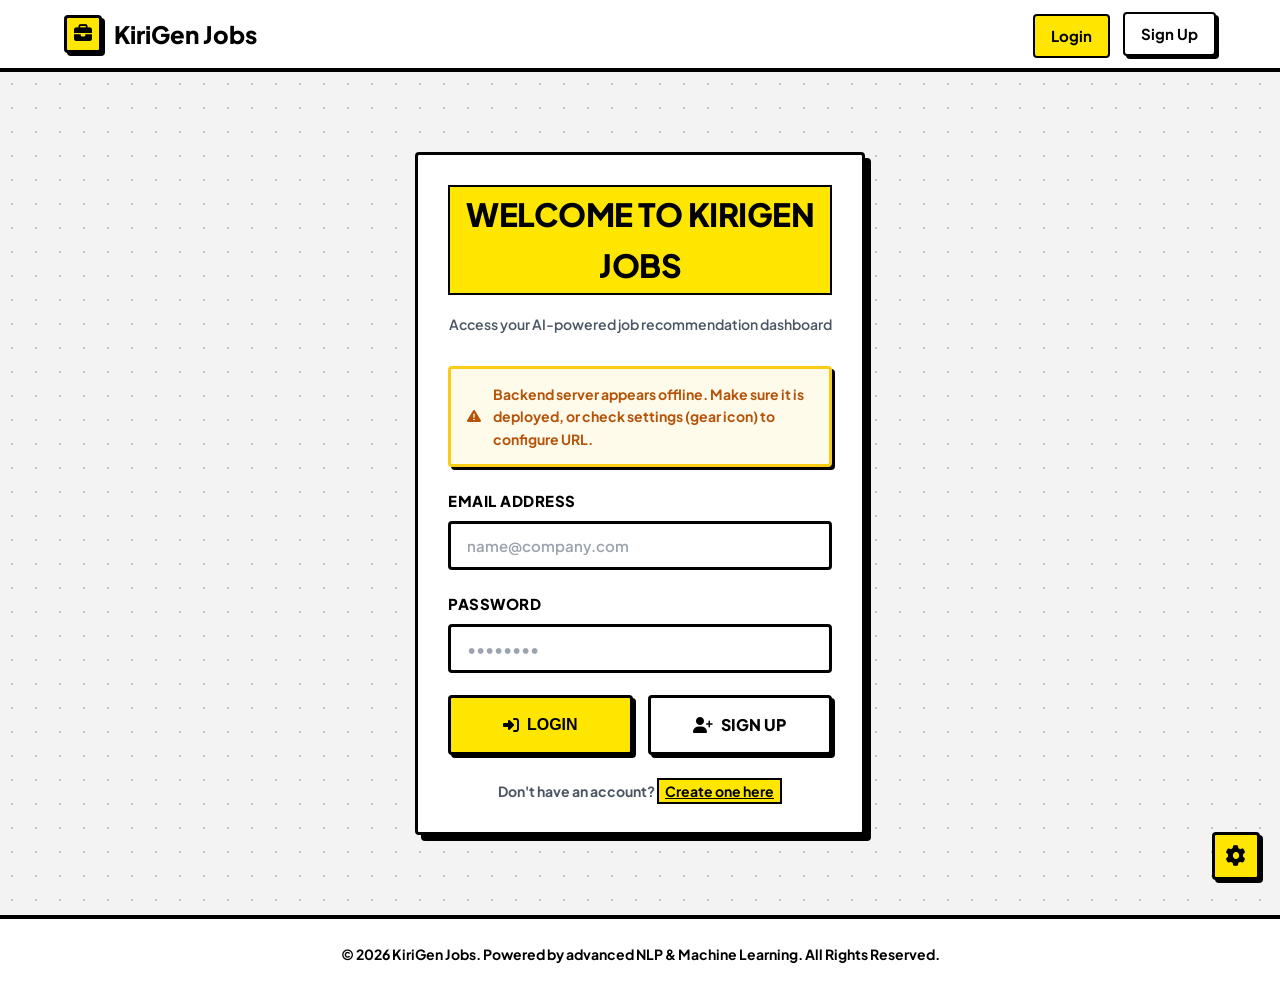
<file: Frontend/index.html>
<!DOCTYPE html>
<html lang="en">
<head>
    <meta charset="utf-8">
    <meta name="viewport" content="width=device-width, initial-scale=1, shrink-to-fit=no">
    <meta name="description" content="KiriGen Jobs - AI-Powered Job Recommendation System. Connect your profile, analyze your resume using advanced NLP and machine learning, and match with the top career opportunities.">
    <meta name="keywords" content="KiriGen Jobs, Job Search, AI Resume Parser, Skill Matcher, TF-IDF Jobs, Natural Language Processing, Career Matching Services">
    <meta name="author" content="KiriGen Tech">
    <meta name="robots" content="index, follow">
    
    <!-- Google Search Console Verification -->
    <meta name="google-site-verification" content="GSC_VERIFICATION_TOKEN_PLACEHOLDER">
    
    <title>KiriGen Jobs - AI-Powered Job Recommendation Dashboard</title>
    
    <!-- Structured Data JSON-LD for Google Search Console & SEO -->
    <script type="application/ld+json">
    {
      "@context": "https://schema.org",
      "@type": "WebSite",
      "name": "KiriGen Jobs",
      "alternateName": "KiriGen Job Recommendation Dashboard",
      "url": "https://www.kirigentech.in/",
      "description": "AI-powered job matching system featuring TF-IDF parsing and cosine similarity metrics.",
      "potentialAction": {
        "@type": "SearchAction",
        "target": "https://www.kirigentech.in/?q={search_term_string}",
        "query-input": "required name=search_term_string"
      }
    }
    </script>
    
    <!-- Premium Google Fonts -->
    <link rel="preconnect" href="https://fonts.googleapis.com">
    <link rel="preconnect" href="https://fonts.gstatic.com" crossorigin>
    <link href="https://fonts.googleapis.com/css2?family=Plus+Jakarta+Sans:wght@300;400;500;600;700;800&family=Inter:wght@300;400;500;600;700;800&display=swap" rel="stylesheet">
    
    <!-- FontAwesome Icons -->
    <link rel="stylesheet" href="https://cdnjs.cloudflare.com/ajax/libs/font-awesome/6.4.0/css/all.min.css">
    
    <!-- Core Custom Stylesheet -->
    <link rel="stylesheet" href="css/modern.css">
    
    <style>
        /* Neo-Brutalist API Config Panel */
        .api-config-trigger {
            position: fixed;
            bottom: 20px;
            right: 20px;
            width: 48px;
            height: 48px;
            background: var(--yellow);
            border: var(--border-thick);
            border-radius: var(--radius-boxy);
            display: flex;
            align-items: center;
            justify-content: center;
            font-size: 20px;
            cursor: pointer;
            box-shadow: var(--shadow-flat-sm);
            z-index: 1000;
            transition: var(--transition-pop);
        }
        .api-config-trigger:hover {
            transform: translate(-2px, -2px);
            box-shadow: 5px 5px 0px #000000;
        }
        .api-modal {
            display: none;
            position: fixed;
            top: 0;
            left: 0;
            width: 100%;
            height: 100%;
            background: rgba(0,0,0,0.5);
            z-index: 1001;
            align-items: center;
            justify-content: center;
        }
        .api-modal.active {
            display: flex;
        }
        .api-modal-content {
            background: #ffffff;
            border: var(--border-thick);
            border-radius: var(--radius-boxy);
            padding: 30px;
            width: 90%;
            max-width: 450px;
            box-shadow: var(--shadow-flat-lg);
            position: relative;
        }
        .close-modal {
            position: absolute;
            top: 15px;
            right: 15px;
            font-size: 20px;
            cursor: pointer;
            border: none;
            background: none;
            font-weight: bold;
        }
        .api-status-badge {
            display: inline-flex;
            align-items: center;
            gap: 6px;
            font-weight: 800;
            font-size: 12px;
            text-transform: uppercase;
            padding: 4px 8px;
            border: var(--border-thin);
            border-radius: 4px;
            margin-top: 8px;
        }
        .status-online { background-color: var(--success); }
        .status-offline { background-color: var(--danger); }
        .status-checking { background-color: var(--warning); }
    </style>
</head>
<body>

    <!-- Ambient background gradient orbs -->
    <div class="bg-orbs">
        <div class="orb orb-1"></div>
        <div class="orb orb-2"></div>
        <div class="orb orb-3"></div>
    </div>

    <!-- Navigation Header -->
    <header class="app-header" role="banner">
        <div class="header-container">
            <a href="index.html" class="brand" id="brand-home-link">
                <div class="brand-icon">
                    <i class="fa-solid fa-briefcase"></i>
                </div>
                <span>KiriGen Jobs</span>
            </a>
            
            <nav class="nav-links" role="navigation" aria-label="Main Navigation">
                <a href="index.html" class="nav-link active" id="nav-login-btn">Login</a>
                <a href="signup.html" class="nav-link" id="nav-signup-btn">Sign Up</a>
            </nav>
        </div>
    </header>

    <!-- Main Content Area -->
    <main class="app-main-content" role="main">
        <div class="auth-wrapper">
            <div class="glass-card">
                <div class="auth-header">
                    <h2>Welcome to KiriGen Jobs</h2>
                    <p>Access your AI-powered job recommendation dashboard</p>
                </div>
                
                <!-- Connection Alert -->
                <div id="connection-warning" class="alert-error" style="display: none; background: #fffbeb; color: #b45309; border-color: #facc15;">
                    <i class="fa-solid fa-triangle-exclamation"></i>
                    <span>Connecting to backend API... (First load on Render might take 30-50s to spin up)</span>
                </div>
                
                <!-- Error Alerts -->
                <div id="error-alert" class="alert-error" style="display: none;" aria-live="polite">
                    <i class="fa-solid fa-triangle-exclamation"></i>
                    <span id="error-text">Incorrect email or password</span>
                </div>
                
                <form id="login-form">
                    <div class="form-group">
                        <label for="email">Email Address</label>
                        <input type="email" id="email" class="form-control-modern" name="email" placeholder="name@company.com" required>
                    </div>
                    
                    <div class="form-group">
                        <label for="password">Password</label>
                        <input type="password" id="password" class="form-control-modern" name="password" placeholder="••••••••" required>
                    </div>
                    
                    <div class="form-actions-split">
                        <button type="submit" class="btn-primary-modern" id="login-submit-btn">
                            <i class="fa-solid fa-right-to-bracket" style="margin-right: 8px;"></i> Login
                        </button>
                        <a href="signup.html" class="btn-secondary-modern" id="login-signup-link">
                            <i class="fa-solid fa-user-plus" style="margin-right: 8px;"></i> Sign Up
                        </a>
                    </div>
                </form>
                
                <div class="form-footer-link">
                    Don't have an account? <a href="signup.html">Create one here</a>
                </div>
            </div>
        </div>
    </main>

    <!-- Professional Footer -->
    <footer class="app-footer" role="contentinfo">
        <div class="container">
            <p>&copy; 2026 KiriGen Jobs. Powered by advanced NLP & Machine Learning. All Rights Reserved.</p>
        </div>
    </footer>

    <!-- Settings Gear floating button -->
    <div class="api-config-trigger" onclick="openSettings()" title="API Endpoint Settings" role="button" aria-label="Open API settings">
        <i class="fa-solid fa-gear"></i>
    </div>

    <!-- API configuration Modal -->
    <div class="api-modal" id="api-modal" aria-hidden="true" role="dialog">
        <div class="api-modal-content">
            <button class="close-modal" onclick="closeSettings()" aria-label="Close settings">&times;</button>
            <h3 style="font-weight:900; text-transform:uppercase; margin-bottom:15px;">API Connection Settings</h3>
            <p style="font-size:13px; font-weight:700; color:#4b5563; margin-bottom:15px;">
                Specify the URL where your Render backend is running.
            </p>
            <div class="form-group" style="margin-bottom:15px;">
                <label for="api-url-input">Backend URL</label>
                <input type="text" id="api-url-input" class="form-control-modern" placeholder="e.g. https://your-backend.onrender.com">
                <div class="api-status-badge status-checking" id="api-status-badge">
                    <i class="fa-solid fa-spinner fa-spin"></i> Checking connection...
                </div>
            </div>
            
            <div style="display:flex; gap:10px; margin-top:20px;">
                <button type="button" class="btn-primary-modern" onclick="saveSettings()" style="padding:10px;">Save Settings</button>
                <button type="button" class="btn-secondary-modern" onclick="resetSettings()" style="padding:10px;">Reset Default</button>
            </div>
        </div>
    </div>

    <!-- Scripts -->
    <script src="js/config.js"></script>
    <script>
        // Check authentication state on page load
        if (localStorage.getItem('user')) {
            window.location.href = 'upload.html';
        }

        // Initialize Settings input fields
        const modal = document.getElementById('api-modal');
        const apiUrlInput = document.getElementById('api-url-input');
        const badge = document.getElementById('api-status-badge');

        function openSettings() {
            apiUrlInput.value = CONFIG.getApiUrl();
            modal.classList.add('active');
            modal.setAttribute('aria-hidden', 'false');
            updateBadge();
        }

        function closeSettings() {
            modal.classList.remove('active');
            modal.setAttribute('aria-hidden', 'true');
        }

        async function updateBadge() {
            badge.className = 'api-status-badge status-checking';
            badge.innerHTML = '<i class="fa-solid fa-spinner fa-spin"></i> Checking connection...';
            
            // Check health
            const isOnline = await checkApiHealth();
            if (isOnline) {
                badge.className = 'api-status-badge status-online';
                badge.innerHTML = '<i class="fa-solid fa-circle-check"></i> Connected';
            } else {
                badge.className = 'api-status-badge status-offline';
                badge.innerHTML = '<i class="fa-solid fa-circle-exclamation"></i> Offline / Inactive';
            }
        }

        apiUrlInput.addEventListener('input', debounce(updateBadge, 800));

        function debounce(func, wait) {
            let timeout;
            return function(...args) {
                clearTimeout(timeout);
                timeout = setTimeout(() => func.apply(this, args), wait);
            };
        }

        function saveSettings() {
            CONFIG.setApiUrl(apiUrlInput.value);
            closeSettings();
            checkAndAlertBackend();
        }

        function resetSettings() {
            CONFIG.setApiUrl(null);
            apiUrlInput.value = CONFIG.getApiUrl();
            updateBadge();
        }

        // Check backend on load and show info alert
        async function checkAndAlertBackend() {
            const warningEl = document.getElementById('connection-warning');
            warningEl.style.display = 'flex';
            const online = await checkApiHealth();
            if (online) {
                warningEl.style.display = 'none';
            } else {
                warningEl.querySelector('span').textContent = 'Backend server appears offline. Make sure it is deployed, or check settings (gear icon) to configure URL.';
            }
        }

        checkAndAlertBackend();

        // Helper to escape output strings to prevent XSS
        function escapeHtml(str) {
            if (!str) return '';
            return str.toString()
                .replace(/&/g, "&amp;")
                .replace(/</g, "&lt;")
                .replace(/>/g, "&gt;")
                .replace(/"/g, "&quot;")
                .replace(/'/g, "&#039;");
        }

        // Form Submission Logic
        document.getElementById('login-form').addEventListener('submit', async (e) => {
            e.preventDefault();
            const email = document.getElementById('email').value;
            const password = document.getElementById('password').value;
            const errorAlert = document.getElementById('error-alert');
            const errorText = document.getElementById('error-text');

            errorAlert.style.display = 'none';

            try {
                const response = await fetch(`${CONFIG.getApiUrl()}/api/login`, {
                    method: 'POST',
                    headers: {
                        'Content-Type': 'application/json'
                    },
                    body: JSON.stringify({ email, password })
                });

                const data = await response.json();
                if (response.ok && data.status === 'success') {
                    localStorage.setItem('user', JSON.stringify(data.user));
                    window.location.href = 'upload.html';
                } else {
                    errorText.textContent = escapeHtml(data.message || 'Login failed. Please try again.');
                    errorAlert.style.display = 'flex';
                }
            } catch (err) {
                console.error(err);
                errorText.textContent = 'Unable to connect to the backend server. Please verify your settings or try again.';
                errorAlert.style.display = 'flex';
            }
        });
    </script>
</body>
</html>
</file>
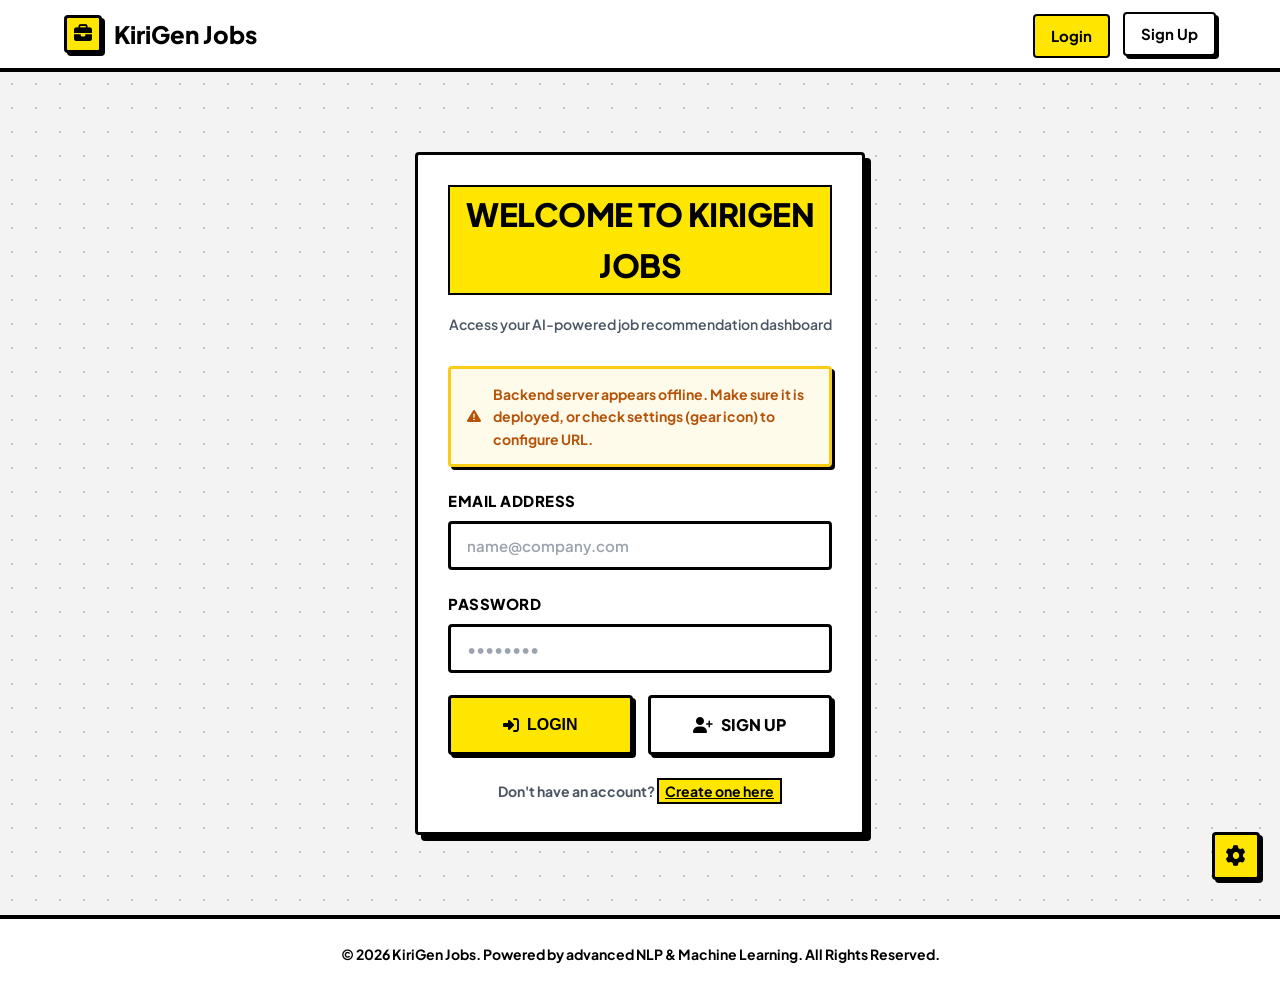
<file: Frontend/results.html>
<!DOCTYPE html>
<html lang="en">
<head>
    <meta charset="utf-8">
    <meta name="viewport" content="width=device-width, initial-scale=1, shrink-to-fit=no">
    <meta name="description" content="View your KiriGen Jobs matching analysis. See compatibility statistics, interactive chart comparisons, and tailor-made career opportunities based on your parsed skills.">
    <meta name="keywords" content="KiriGen Jobs Analysis, Skill Fit Analytics, Cosine Similarity Chart, Python Match Dashboard, AI Career Matches">
    <meta name="author" content="KiriGen Tech">
    <meta name="robots" content="index, follow">
    
    <!-- Google Search Console Verification -->
    <meta name="google-site-verification" content="GSC_VERIFICATION_TOKEN_PLACEHOLDER">
    
    <title>KiriGen Jobs - Resume Match Analytics Dashboard</title>
    
    <!-- Structured Data JSON-LD for Google Search Console & SEO -->
    <script type="application/ld+json">
    {
      "@context": "https://schema.org",
      "@type": "WebSite",
      "name": "KiriGen Jobs",
      "alternateName": "KiriGen Job Recommendation Dashboard",
      "url": "https://www.kirigentech.in/",
      "description": "AI-powered job matching system featuring TF-IDF parsing and cosine similarity metrics."
    }
    </script>
    
    <!-- Premium Google Fonts -->
    <link rel="preconnect" href="https://fonts.googleapis.com">
    <link rel="preconnect" href="https://fonts.gstatic.com" crossorigin>
    <link href="https://fonts.googleapis.com/css2?family=Plus+Jakarta+Sans:wght@300;400;500;600;700;800&family=Inter:wght@300;400;500;600;700;800&display=swap" rel="stylesheet">
    
    <!-- FontAwesome Icons -->
    <link rel="stylesheet" href="https://cdnjs.cloudflare.com/ajax/libs/font-awesome/6.4.0/css/all.min.css">
    
    <!-- Core Custom Stylesheet -->
    <link rel="stylesheet" href="css/modern.css">
</head>
<body>

    <!-- Ambient background gradient orbs -->
    <div class="bg-orbs">
        <div class="orb orb-1"></div>
        <div class="orb orb-2"></div>
        <div class="orb orb-3"></div>
    </div>

    <!-- Navigation Header -->
    <header class="app-header" role="banner">
        <div class="header-container">
            <a href="index.html" class="brand" id="brand-home-link">
                <div class="brand-icon">
                    <i class="fa-solid fa-briefcase"></i>
                </div>
                <span>KiriGen Jobs</span>
            </a>
            
            <nav class="nav-links" role="navigation" aria-label="Main Navigation">
                <a href="upload.html" class="nav-link" id="nav-upload-link">
                    <i class="fa-solid fa-cloud-arrow-up"></i> Upload Resume
                </a>
                <a href="#" class="nav-link" id="demo-match-nav">
                    <i class="fa-solid fa-play"></i> Demo Match
                </a>
                <a href="#" class="btn-logout" id="logout-btn">
                    <i class="fa-solid fa-right-from-bracket"></i> Logout
                </a>
            </nav>
        </div>
    </header>

    <!-- Main Content Area -->
    <main class="app-main-content" role="main">
        <div style="margin-bottom: 40px;">
            <div style="text-align: center; margin-bottom: 40px;">
                <h1 style="font-size: 38px; font-weight: 900; text-transform: uppercase; color: var(--dark); margin-bottom: 12px; display: inline-block; background-color: var(--yellow); padding: 6px 20px; border: var(--border-thick); box-shadow: var(--shadow-flat-sm);">
                    🎯 Your AI Job Matches
                </h1>
                <p style="color: #4b5563; font-size: 16px; font-weight: 700; max-width: 600px; margin: 12px auto 0;">
                    We've analyzed your resume and calculated compatibility scores across available career opportunities.
                </p>
            </div>

            <!-- Statistics Grid -->
            <div class="dashboard-grid">
                <div class="stat-card-modern stat-total">
                    <div class="stat-card-header">
                        <span class="stat-card-title">Database Jobs</span>
                        <div class="stat-card-icon"><i class="fa-solid fa-database"></i></div>
                    </div>
                    <div class="stat-card-value" id="stat-total-val">0</div>
                </div>
                <div class="stat-card-modern stat-matched">
                    <div class="stat-card-header">
                        <span class="stat-card-title">Matched Jobs</span>
                        <div class="stat-card-icon"><i class="fa-solid fa-circle-check"></i></div>
                    </div>
                    <div class="stat-card-value" id="stats-matched-count">0</div>
                </div>
                <div class="stat-card-modern stat-avg">
                    <div class="stat-card-header">
                        <span class="stat-card-title">Avg Compatibility</span>
                        <div class="stat-card-icon"><i class="fa-solid fa-chart-line"></i></div>
                    </div>
                    <div class="stat-card-value" id="stat-avg-val">0%</div>
                </div>
                <div class="stat-card-modern stat-best">
                    <div class="stat-card-header">
                        <span class="stat-card-title">Highest Match</span>
                        <div class="stat-card-icon"><i class="fa-solid fa-trophy"></i></div>
                    </div>
                    <div class="stat-card-value" id="stat-best-val">0%</div>
                </div>
            </div>

            <!-- Dashboard Layout -->
            <div class="dashboard-layout">
                
                <!-- Left Side: Interactive Filters & Chart Analytics -->
                <div style="display: flex; flex-direction: column; gap: 30px;">
                    
                    <!-- Filters Card -->
                    <div class="glass-card filters-card">
                        <h3 style="font-size: 18px; font-weight: 900; text-transform: uppercase; margin-bottom: 20px; color: var(--dark); display: flex; align-items: center; gap: 8px;">
                            <i class="fa-solid fa-sliders" style="color: var(--dark)"></i> Search & Filter
                        </h3>
                        
                        <div class="filter-row">
                            <!-- Search Input -->
                            <div class="filter-control">
                                <label for="search-input">Search Title, Company or Location</label>
                                <div style="position: relative;">
                                    <i class="fa-solid fa-magnifying-glass" style="position: absolute; left: 14px; top: 50%; transform: translateY(-50%); color: var(--text-muted)"></i>
                                    <input type="text" id="search-input" class="form-control-modern" placeholder="e.g. Software Engineer, London..." style="padding-left: 42px;">
                                </div>
                            </div>
                            
                            <!-- Range Slider for Match threshold -->
                            <div class="filter-control">
                                <label>Minimum Match Score</label>
                                <div class="slider-container">
                                    <input type="range" id="threshold-slider" class="range-slider" min="0" max="100" value="5">
                                    <span class="slider-val" id="threshold-val">5%</span>
                                </div>
                            </div>
                            
                            <!-- Job Type Chips -->
                            <div class="filter-control">
                                <label>Filter by Job Type</label>
                                <div class="chips-group" id="type-chips">
                                    <button type="button" class="chip active" data-type="all">All Types</button>
                                    <button type="button" class="chip" data-type="full-time">Full-time</button>
                                    <button type="button" class="chip" data-type="part-time">Part-time</button>
                                    <button type="button" class="chip" data-type="remote">Remote</button>
                                    <button type="button" class="chip" data-type="contract">Contract</button>
                                    <button type="button" class="chip" data-type="internship">Internship</button>
                                </div>
                            </div>
                        </div>
                    </div>
                    
                    <!-- Analytics Chart Card -->
                    <div class="glass-card chart-card">
                        <h3 style="font-size: 18px; font-weight: 900; text-transform: uppercase; color: var(--dark); display: flex; align-items: center; gap: 8px;">
                            <i class="fa-solid fa-chart-column" style="color: var(--dark)"></i> Match Analysis Chart
                        </h3>
                        <p style="color: #4b5563; font-size: 13px; font-weight: 600; margin-top: 4px;">
                            Visualization of the top 10 recommended job positions mapping your profile
                        </p>
                        <div class="chart-wrapper">
                            <img id="chart-img" src="" alt="Similarity Chart">
                        </div>
                    </div>
                    
                </div>
                
                <!-- Right Side: Job Matches Listings -->
                <div class="jobs-section" style="margin-top: 0;">
                    <div class="jobs-header">
                        <h2>Recommended Positions</h2>
                        <div class="jobs-count" id="jobs-count-text">
                            Showing <strong>0</strong> matching job(s)
                        </div>
                    </div>
                    
                    <div class="jobs-grid" id="jobs-grid">
                        <!-- Filled dynamically by JavaScript -->
                    </div>
                </div>
                
            </div>
        </div>
    </main>

    <!-- Professional Footer -->
    <footer class="app-footer" role="contentinfo">
        <div class="container">
            <p>&copy; 2026 KiriGen Jobs. Powered by advanced NLP & Machine Learning. All Rights Reserved.</p>
        </div>
    </footer>

    <!-- Loading Overlay for Resume processing -->
    <div class="loading-overlay" id="loading-overlay" aria-live="assertive" aria-hidden="true">
        <div class="spinner"></div>
        <div class="loading-text" id="loading-text">Analyzing Resume & Mapping Skills...</div>
        <p style="color: #4b5563; max-width: 300px; text-align: center; font-size: 14px; font-weight:700;">
            Our AI is parsing your PDF, extracting key skills, and matching them against active job listings. This will only take a moment.
        </p>
    </div>

    <!-- Scripts -->
    <script src="js/config.js"></script>
    <script>
        // Check authentication state on page load
        if (!localStorage.getItem('user')) {
            window.location.href = 'index.html';
        }

        // Get saved data from sessionStorage
        const storedResults = sessionStorage.getItem('last_results');
        if (!storedResults) {
            window.location.href = 'upload.html';
        }

        const results = JSON.parse(storedResults);

        // Populate stats
        document.getElementById('stat-total-val').textContent = results.stats.total_jobs;
        document.getElementById('stats-matched-count').textContent = results.stats.matched_jobs;
        document.getElementById('stat-avg-val').textContent = (results.stats.avg_similarity * 100).toFixed(1) + '%';
        document.getElementById('stat-best-val').textContent = (results.stats.top_score * 100).toFixed(1) + '%';

        // Populate chart image
        if (results.chart_base64) {
            document.getElementById('chart-img').src = `data:image/png;base64,${results.chart_base64}`;
        } else {
            document.getElementById('chart-img').src = 'images/similarite.png'; // Fallback
        }

        // Helper to escape HTML tags to prevent XSS
        function escapeHtml(str) {
            if (!str) return '';
            return str.toString()
                .replace(/&/g, "&amp;")
                .replace(/</g, "&lt;")
                .replace(/>/g, "&gt;")
                .replace(/"/g, "&quot;")
                .replace(/'/g, "&#039;");
        }

        // Expandable job description toggle
        function toggleDescription(descId, button) {
            const descEl = document.getElementById(descId);
            if (descEl.classList.contains('expanded')) {
                descEl.classList.remove('expanded');
                button.innerHTML = '<i class="fa-solid fa-angle-down"></i> Read More';
            } else {
                descEl.classList.add('expanded');
                button.innerHTML = '<i class="fa-solid fa-angle-up"></i> Read Less';
            }
        }

        // Render recommendation cards
        const grid = document.getElementById('jobs-grid');
        const recommendations = results.recommendations || [];

        function renderJobCards() {
            grid.innerHTML = '';
            
            if (recommendations.length === 0) {
                grid.innerHTML = `
                    <div class="glass-card no-results-card">
                        <div class="no-results-icon">
                            <i class="fa-solid fa-file-excel"></i>
                        </div>
                        <h3>No Job Offers Found</h3>
                        <p>We couldn't match any jobs with score above the threshold. Try uploading a different resume or check back later.</p>
                    </div>
                `;
                return;
            }

            recommendations.forEach((job, idx) => {
                const similarityPct = (job.similarity * 100).toFixed(1);
                const matchClass = job.similarity > 0.7 ? 'match-high' : job.similarity > 0.4 ? 'match-medium' : 'match-low';
                const rankLabel = job.similarity > 0.7 ? 'Excellent' : job.similarity > 0.4 ? 'Good' : 'Fair';
                
                const cardHtml = `
                    <div class="job-card-modern ${matchClass}" 
                         data-similarity="${job.similarity}"
                         data-title="${escapeHtml(job.name.toLowerCase())}"
                         data-company="${escapeHtml(job.company.toLowerCase())}"
                         data-location="${escapeHtml(job.location.toLowerCase())}"
                         data-type="${escapeHtml(job.job_type.toLowerCase())}">
                        
                        <div>
                            <div class="job-card-top">
                                <h3 class="job-card-title">${escapeHtml(job.name)}</h3>
                                <span class="match-badge">
                                    ${similarityPct}% Match
                                </span>
                            </div>

                            <div class="job-card-company">
                                <i class="fa-regular fa-building"></i> ${escapeHtml(job.company)}
                            </div>

                            <div class="job-card-tags">
                                <span class="job-card-tag">
                                    <i class="fa-solid fa-location-dot"></i> ${escapeHtml(job.location)}
                                </span>
                                <span class="job-card-tag">
                                    <i class="fa-solid fa-briefcase"></i> ${escapeHtml(job.job_type)}
                                </span>
                                ${job.salary !== 'Not specified' ? `
                                <span class="job-card-tag" style="background-color: #f0fdf4;">
                                    <i class="fa-solid fa-coins"></i> ${escapeHtml(job.salary)}
                                </span>
                                ` : ''}
                            </div>

                            <div class="job-card-progress">
                                <div class="job-card-progress-fill" style="width: ${similarityPct}%"></div>
                            </div>

                            <div class="job-card-desc" id="desc-${idx}">
                                ${escapeHtml(job.description)}
                            </div>
                            <button type="button" class="btn-apply" style="padding: 4px 10px; font-size: 11px; margin-bottom: 20px; border-radius: 4px;" onclick="toggleDescription('desc-${idx}', this)">
                                <i class="fa-solid fa-angle-down"></i> Read More
                            </button>
                        </div>

                        <div class="job-card-bottom">
                            <span class="job-card-match-label">
                                Match Rank: 
                                <strong>${rankLabel}</strong>
                            </span>
                            <a href="${escapeHtml(job.link)}" target="_blank" class="btn-apply">
                                Apply Now <i class="fa-solid fa-arrow-up-right-from-square"></i>
                            </a>
                        </div>
                    </div>
                `;
                grid.insertAdjacentHTML('beforeend', cardHtml);
            });

            // Dynamic Fallback Card if filtering removes all matches
            const fallbackHtml = `
                <div class="glass-card no-results-card" id="no-results-card" style="display: none;">
                    <div class="no-results-icon">
                        <i class="fa-solid fa-triangle-exclamation"></i>
                    </div>
                    <h3>No matching jobs found</h3>
                    <p>Adjust your search query or lower your minimum match score filter to see more options.</p>
                </div>
            `;
            grid.insertAdjacentHTML('beforeend', fallbackHtml);
        }

        renderJobCards();

        // Logout action
        document.getElementById('logout-btn').addEventListener('click', (e) => {
            e.preventDefault();
            localStorage.removeItem('user');
            sessionStorage.removeItem('last_results');
            window.location.href = 'index.html';
        });

        // Loading Screen functions
        function showLoading(text) {
            const overlay = document.getElementById('loading-overlay');
            if (text) {
                document.getElementById('loading-text').textContent = text;
            }
            overlay.classList.add('active');
            overlay.setAttribute('aria-hidden', 'false');
        }

        function hideLoading() {
            const overlay = document.getElementById('loading-overlay');
            overlay.classList.remove('active');
            overlay.setAttribute('aria-hidden', 'true');
        }

        // Demo match action
        document.getElementById('demo-match-nav').addEventListener('click', async (e) => {
            e.preventDefault();
            showLoading("Running Demo CV Match Analysis...");

            try {
                const response = await fetch(`${CONFIG.getApiUrl()}/api/demo_match`, {
                    method: 'POST'
                });

                const data = await response.json();
                if (response.ok && data.status === 'success') {
                    // Update sessionStorage and reload page to refresh data
                    sessionStorage.setItem('last_results', JSON.stringify({
                        recommendations: data.recommendations,
                        stats: data.stats,
                        chart_base64: data.chart_base64
                    }));
                    window.location.reload();
                } else {
                    hideLoading();
                    alert(escapeHtml(data.message || 'Demo match failed. Make sure database is seeded.'));
                }
            } catch (err) {
                console.error(err);
                hideLoading();
                alert('Unable to connect to the backend server. Please verify your settings.');
            }
        });

        // Dynamic Search & Filtering System
        const searchInput = document.getElementById('search-input');
        const slider = document.getElementById('threshold-slider');
        const sliderVal = document.getElementById('threshold-val');
        const chipsGroup = document.getElementById('type-chips');
        const countText = document.getElementById('jobs-count-text');
        
        let currentFilters = {
            search: '',
            threshold: 0.05,
            jobType: 'all'
        };

        // Slider listener
        slider.addEventListener('input', function() {
            const val = parseInt(this.value);
            sliderVal.textContent = val + '%';
            currentFilters.threshold = val / 100;
            applyFilters();
        });

        // Search input listener
        searchInput.addEventListener('input', function() {
            currentFilters.search = this.value.toLowerCase().trim();
            applyFilters();
        });

        // Job type chips listener
        chipsGroup.addEventListener('click', function(e) {
            if (e.target.classList.contains('chip')) {
                chipsGroup.querySelectorAll('.chip').forEach(c => c.classList.remove('active'));
                e.target.classList.add('active');
                currentFilters.jobType = e.target.getAttribute('data-type');
                applyFilters();
            }
        });

        function applyFilters() {
            const jobCards = document.querySelectorAll('.job-card-modern');
            const noResults = document.getElementById('no-results-card');
            const matchedCountKPI = document.getElementById('stats-matched-count');
            let visibleCount = 0;

            jobCards.forEach(card => {
                const similarity = parseFloat(card.getAttribute('data-similarity'));
                const title = card.getAttribute('data-title');
                const company = card.getAttribute('data-company');
                const location = card.getAttribute('data-location');
                const jobType = card.getAttribute('data-type');
                
                const matchesThreshold = similarity >= currentFilters.threshold;
                const matchesSearch = currentFilters.search === '' || 
                                      title.includes(currentFilters.search) || 
                                      company.includes(currentFilters.search) || 
                                      location.includes(currentFilters.search);
                const matchesType = currentFilters.jobType === 'all' || 
                                    jobType === currentFilters.jobType || 
                                    jobType.includes(currentFilters.jobType);
                
                if (matchesThreshold && matchesSearch && matchesType) {
                    card.style.display = 'flex';
                    visibleCount++;
                } else {
                    card.style.display = 'none';
                }
            });

            if (noResults) {
                noResults.style.display = visibleCount === 0 ? 'block' : 'none';
            }
            
            countText.innerHTML = `Showing <strong>${visibleCount}</strong> matching job(s)`;
            
            if (matchedCountKPI) {
                matchedCountKPI.textContent = visibleCount;
            }
        }

        // Run initial filters sync
        applyFilters();
    </script>
</body>
</html>
</file>
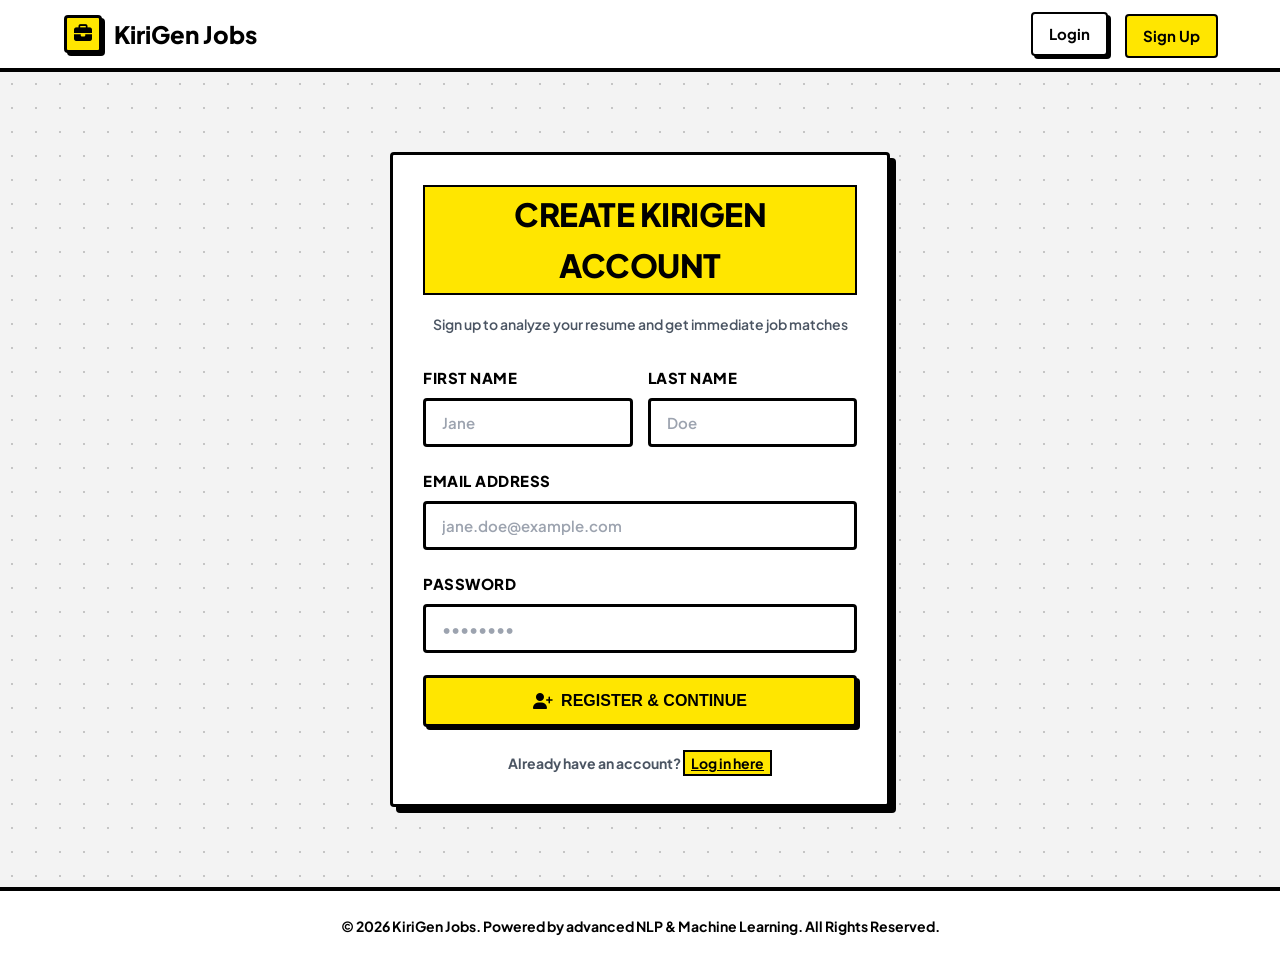
<file: Frontend/signup.html>
<!DOCTYPE html>
<html lang="en">
<head>
    <meta charset="utf-8">
    <meta name="viewport" content="width=device-width, initial-scale=1, shrink-to-fit=no">
    <meta name="description" content="Sign up for KiriGen Jobs and let our advanced NLP job matching system evaluate your resume, compare key skills, and highlight career pathways instantly.">
    <meta name="keywords" content="KiriGen Jobs Sign Up, Create Account, NLP Job Finder, CV Analysis Registration, Job Recommendations Registration">
    <meta name="author" content="KiriGen Tech">
    <meta name="robots" content="index, follow">
    
    <!-- Google Search Console Verification -->
    <meta name="google-site-verification" content="GSC_VERIFICATION_TOKEN_PLACEHOLDER">
    
    <title>KiriGen Jobs - Create Account & Analyze Resume</title>
    
    <!-- Structured Data JSON-LD for Google Search Console & SEO -->
    <script type="application/ld+json">
    {
      "@context": "https://schema.org",
      "@type": "WebSite",
      "name": "KiriGen Jobs",
      "alternateName": "KiriGen Job Recommendation Dashboard",
      "url": "https://www.kirigentech.in/",
      "description": "AI-powered job matching system featuring TF-IDF parsing and cosine similarity metrics."
    }
    </script>
    
    <!-- Premium Google Fonts -->
    <link rel="preconnect" href="https://fonts.googleapis.com">
    <link rel="preconnect" href="https://fonts.gstatic.com" crossorigin>
    <link href="https://fonts.googleapis.com/css2?family=Plus+Jakarta+Sans:wght@300;400;500;600;700;800&family=Inter:wght@300;400;500;600;700;800&display=swap" rel="stylesheet">
    
    <!-- FontAwesome Icons -->
    <link rel="stylesheet" href="https://cdnjs.cloudflare.com/ajax/libs/font-awesome/6.4.0/css/all.min.css">
    
    <!-- Core Custom Stylesheet -->
    <link rel="stylesheet" href="css/modern.css">
</head>
<body>

    <!-- Ambient background gradient orbs -->
    <div class="bg-orbs">
        <div class="orb orb-1"></div>
        <div class="orb orb-2"></div>
        <div class="orb orb-3"></div>
    </div>

    <!-- Navigation Header -->
    <header class="app-header" role="banner">
        <div class="header-container">
            <a href="index.html" class="brand" id="brand-home-link">
                <div class="brand-icon">
                    <i class="fa-solid fa-briefcase"></i>
                </div>
                <span>KiriGen Jobs</span>
            </a>
            
            <nav class="nav-links" role="navigation" aria-label="Main Navigation">
                <a href="index.html" class="nav-link" id="nav-login-btn">Login</a>
                <a href="signup.html" class="nav-link active" id="nav-signup-btn">Sign Up</a>
            </nav>
        </div>
    </header>

    <!-- Main Content Area -->
    <main class="app-main-content" role="main">
        <div class="auth-wrapper" style="max-width: 500px;">
            <div class="glass-card">
                <div class="auth-header">
                    <h2>Create KiriGen Account</h2>
                    <p>Sign up to analyze your resume and get immediate job matches</p>
                </div>
                
                <!-- Error Alerts -->
                <div id="error-alert" class="alert-error" style="display: none;" aria-live="polite">
                    <i class="fa-solid fa-triangle-exclamation"></i>
                    <span id="error-text">Email already exists</span>
                </div>
                
                <form id="signup-form">
                    <div class="form-actions-split" style="grid-template-columns: 1fr 1fr; margin-bottom: 0;">
                        <div class="form-group">
                            <label for="prenom">First Name</label>
                            <input type="text" id="prenom" class="form-control-modern" name="prenom" placeholder="Jane" required>
                        </div>
                        <div class="form-group">
                            <label for="nom">Last Name</label>
                            <input type="text" id="nom" class="form-control-modern" name="nom" placeholder="Doe" required>
                        </div>
                    </div>
                    
                    <div class="form-group">
                        <label for="email">Email Address</label>
                        <input type="email" id="email" class="form-control-modern" name="email" placeholder="jane.doe@example.com" required>
                    </div>
                    
                    <div class="form-group">
                        <label for="password">Password</label>
                        <input type="password" id="password" class="form-control-modern" name="password" placeholder="••••••••" required>
                    </div>
                    
                    <div style="margin-top: 10px;">
                        <button type="submit" class="btn-primary-modern" id="signup-submit-btn">
                            <i class="fa-solid fa-user-plus" style="margin-right: 8px;"></i> Register & Continue
                        </button>
                    </div>
                </form>
                
                <div class="form-footer-link">
                    Already have an account? <a href="index.html">Log in here</a>
                </div>
            </div>
        </div>
    </main>

    <!-- Professional Footer -->
    <footer class="app-footer" role="contentinfo">
        <div class="container">
            <p>&copy; 2026 KiriGen Jobs. Powered by advanced NLP & Machine Learning. All Rights Reserved.</p>
        </div>
    </footer>

    <!-- Scripts -->
    <script src="js/config.js"></script>
    <script>
        // Check authentication state on page load
        if (localStorage.getItem('user')) {
            window.location.href = 'upload.html';
        }

        // Helper to escape output strings to prevent XSS
        function escapeHtml(str) {
            if (!str) return '';
            return str.toString()
                .replace(/&/g, "&amp;")
                .replace(/</g, "&lt;")
                .replace(/>/g, "&gt;")
                .replace(/"/g, "&quot;")
                .replace(/'/g, "&#039;");
        }

        document.getElementById('signup-form').addEventListener('submit', async (e) => {
            e.preventDefault();
            const prenom = document.getElementById('prenom').value;
            const nom = document.getElementById('nom').value;
            const email = document.getElementById('email').value;
            const password = document.getElementById('password').value;
            const errorAlert = document.getElementById('error-alert');
            const errorText = document.getElementById('error-text');

            errorAlert.style.display = 'none';

            try {
                const response = await fetch(`${CONFIG.getApiUrl()}/api/signup`, {
                    method: 'POST',
                    headers: {
                        'Content-Type': 'application/json'
                    },
                    body: JSON.stringify({ prenom, nom, email, password })
                });

                const data = await response.json();
                if (response.ok && data.status === 'success') {
                    localStorage.setItem('user', JSON.stringify(data.user));
                    window.location.href = 'upload.html';
                } else {
                    errorText.textContent = escapeHtml(data.message || 'Signup failed. Please try again.');
                    errorAlert.style.display = 'flex';
                }
            } catch (err) {
                console.error(err);
                errorText.textContent = 'Unable to connect to the backend server. Please try again.';
                errorAlert.style.display = 'flex';
            }
        });
    </script>
</body>
</html>
</file>
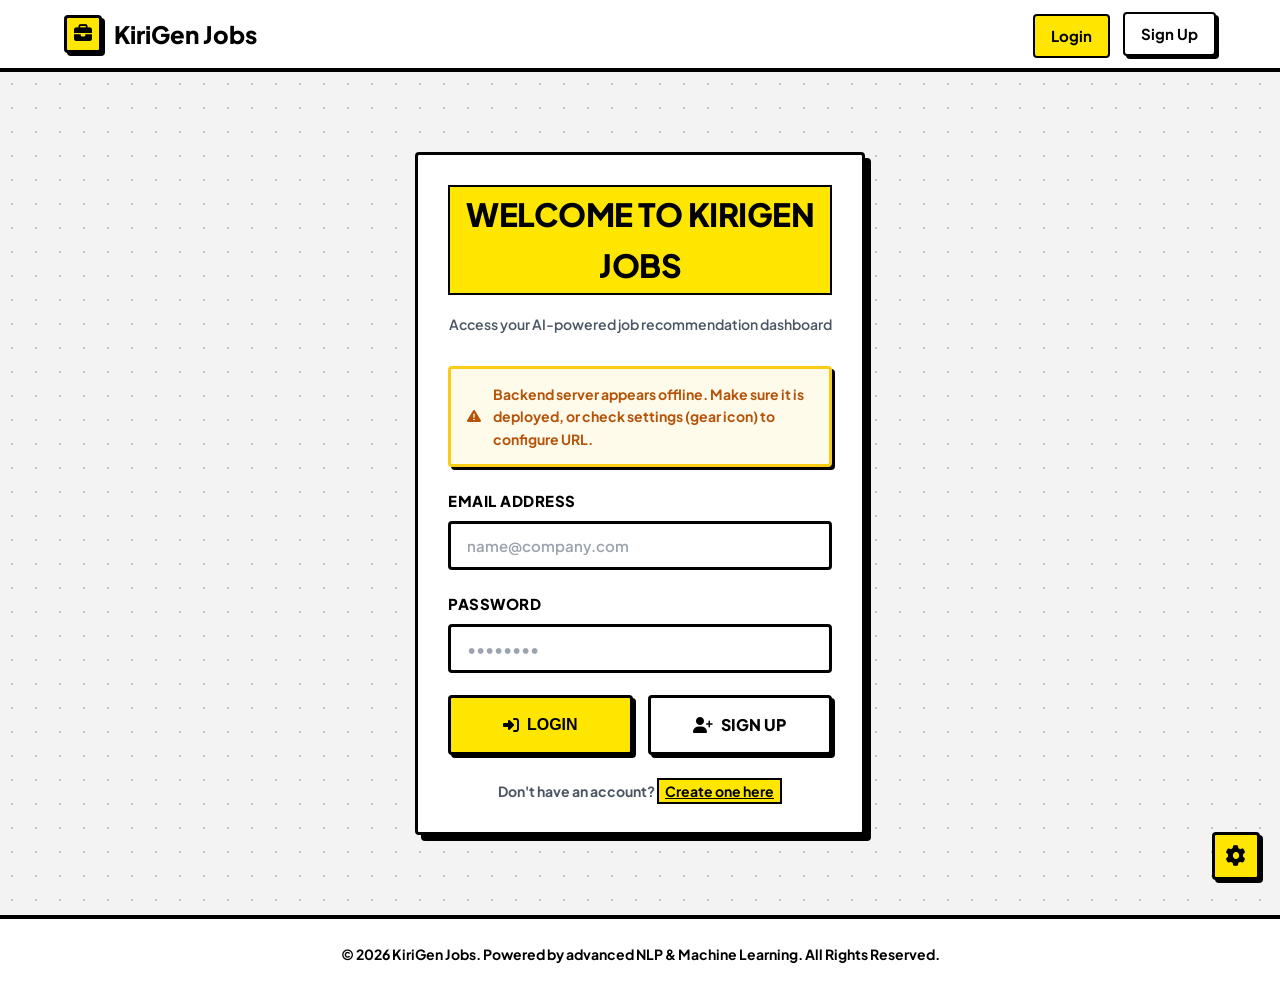
<file: Frontend/upload.html>
<!DOCTYPE html>
<html lang="en">
<head>
    <meta charset="utf-8">
    <meta name="viewport" content="width=device-width, initial-scale=1, shrink-to-fit=no">
    <meta name="description" content="Upload your PDF resume to KiriGen Jobs. Our AI parsing model will automatically extract your professional skills and compare similarity metrics against open listings.">
    <meta name="keywords" content="KiriGen Resume Parser, Upload CV AI, Job Skill Comparison, PDF Resume Matcher, NLP Skill Matrix">
    <meta name="author" content="KiriGen Tech">
    <meta name="robots" content="index, follow">
    
    <!-- Google Search Console Verification -->
    <meta name="google-site-verification" content="GSC_VERIFICATION_TOKEN_PLACEHOLDER">
    
    <title>KiriGen Jobs - Upload Resume & Skills Processing</title>
    
    <!-- Structured Data JSON-LD for Google Search Console & SEO -->
    <script type="application/ld+json">
    {
      "@context": "https://schema.org",
      "@type": "WebSite",
      "name": "KiriGen Jobs",
      "alternateName": "KiriGen Job Recommendation Dashboard",
      "url": "https://www.kirigentech.in/",
      "description": "AI-powered job matching system featuring TF-IDF parsing and cosine similarity metrics."
    }
    </script>
    
    <!-- Premium Google Fonts -->
    <link rel="preconnect" href="https://fonts.googleapis.com">
    <link rel="preconnect" href="https://fonts.gstatic.com" crossorigin>
    <link href="https://fonts.googleapis.com/css2?family=Plus+Jakarta+Sans:wght@300;400;500;600;700;800&family=Inter:wght@300;400;500;600;700;800&display=swap" rel="stylesheet">
    
    <!-- FontAwesome Icons -->
    <link rel="stylesheet" href="https://cdnjs.cloudflare.com/ajax/libs/font-awesome/6.4.0/css/all.min.css">
    
    <!-- Core Custom Stylesheet -->
    <link rel="stylesheet" href="css/modern.css">
</head>
<body>

    <!-- Ambient background gradient orbs -->
    <div class="bg-orbs">
        <div class="orb orb-1"></div>
        <div class="orb orb-2"></div>
        <div class="orb orb-3"></div>
    </div>

    <!-- Navigation Header -->
    <header class="app-header" role="banner">
        <div class="header-container">
            <a href="index.html" class="brand" id="brand-home-link">
                <div class="brand-icon">
                    <i class="fa-solid fa-briefcase"></i>
                </div>
                <span>KiriGen Jobs</span>
            </a>
            
            <nav class="nav-links" role="navigation" aria-label="Main Navigation">
                <a href="upload.html" class="nav-link active" id="nav-upload-link">
                    <i class="fa-solid fa-cloud-arrow-up"></i> Upload Resume
                </a>
                <a href="#" class="nav-link" id="demo-match-nav">
                    <i class="fa-solid fa-play"></i> Demo Match
                </a>
                <a href="#" class="btn-logout" id="logout-btn">
                    <i class="fa-solid fa-right-from-bracket"></i> Logout
                </a>
            </nav>
        </div>
    </header>

    <!-- Main Content Area -->
    <main class="app-main-content" role="main">
        <div class="upload-container">
            <div class="section-header">
                <h1>Upload Your Resume</h1>
                <p>Upload your PDF resume to let our AI match your skills with the best job opportunities</p>
            </div>
            
            <div class="glass-card">
                <!-- Error Alerts -->
                <div id="error-alert" class="alert-error" style="display: none;" aria-live="polite">
                    <i class="fa-solid fa-triangle-exclamation"></i>
                    <span id="error-text">Failed to upload resume.</span>
                </div>

                <form id="cv-upload-form">
                    <div class="drop-zone" id="drop-zone">
                        <div class="drop-zone-icon">
                            <i class="fa-solid fa-file-pdf"></i>
                        </div>
                        <div class="drop-zone-text">
                            <h3>Drag & Drop your Resume here</h3>
                            <p>Supported format: PDF only (Max 5MB)</p>
                        </div>
                        <button type="button" class="btn-secondary-modern" style="width: auto; padding: 8px 20px;" onclick="document.getElementById('file-input').click()">
                            Browse Files
                        </button>
                        <input type="file" name="pdfFile" id="file-input" accept=".pdf" required>
                    </div>
                    
                    <!-- File details pill shown after selecting a file -->
                    <div class="file-details" id="file-details">
                        <div class="drop-zone-icon" style="width: 40px; height: 40px; font-size: 16px; margin-bottom: 0;">
                            <i class="fa-solid fa-circle-check" style="color: var(--success)"></i>
                        </div>
                        <div class="file-info">
                            <div class="file-name" id="file-name">filename.pdf</div>
                            <div class="file-size" id="file-size">0 KB</div>
                        </div>
                        <button type="button" class="btn-logout" style="padding: 6px 12px; font-size: 12px; background: transparent; border-color: transparent;" onclick="clearFileSelection(event)">
                            <i class="fa-solid fa-trash"></i> Remove
                        </button>
                    </div>
                    
                    <div style="margin-top: 25px;">
                        <button type="submit" class="btn-primary-modern" id="submit-btn" disabled>
                            <i class="fa-solid fa-magnifying-glass" style="margin-right: 8px;"></i> Analyze & Match Jobs
                        </button>
                    </div>
                </form>
            </div>
        </div>
    </main>

    <!-- Professional Footer -->
    <footer class="app-footer" role="contentinfo">
        <div class="container">
            <p>&copy; 2026 KiriGen Jobs. Powered by advanced NLP & Machine Learning. All Rights Reserved.</p>
        </div>
    </footer>

    <!-- Loading Overlay for Resume processing -->
    <div class="loading-overlay" id="loading-overlay" aria-live="assertive" aria-hidden="true">
        <div class="spinner"></div>
        <div class="loading-text" id="loading-text">Analyzing Resume & Mapping Skills...</div>
        <p style="color: #4b5563; max-width: 300px; text-align: center; font-size: 14px; font-weight:700;">
            Our AI is parsing your PDF, extracting key skills, and matching them against active job listings. This will only take a moment.
        </p>
    </div>

    <!-- Scripts -->
    <script src="js/config.js"></script>
    <script>
        // Check authentication state on page load
        if (!localStorage.getItem('user')) {
            window.location.href = 'index.html';
        }

        // Logout action
        document.getElementById('logout-btn').addEventListener('click', (e) => {
            e.preventDefault();
            localStorage.removeItem('user');
            sessionStorage.removeItem('last_results');
            window.location.href = 'index.html';
        });

        // Loading Screen
        function showLoading(text) {
            const overlay = document.getElementById('loading-overlay');
            if (text) {
                document.getElementById('loading-text').textContent = text;
            }
            overlay.classList.add('active');
            overlay.setAttribute('aria-hidden', 'false');
        }

        function hideLoading() {
            const overlay = document.getElementById('loading-overlay');
            overlay.classList.remove('active');
            overlay.setAttribute('aria-hidden', 'true');
        }

        // Helper to escape output strings to prevent XSS
        function escapeHtml(str) {
            if (!str) return '';
            return str.toString()
                .replace(/&/g, "&amp;")
                .replace(/</g, "&lt;")
                .replace(/>/g, "&gt;")
                .replace(/"/g, "&quot;")
                .replace(/'/g, "&#039;");
        }

        // Demo match action
        document.getElementById('demo-match-nav').addEventListener('click', async (e) => {
            e.preventDefault();
            showLoading("Running Demo CV Match Analysis...");
            const errorAlert = document.getElementById('error-alert');
            errorAlert.style.display = 'none';

            try {
                const response = await fetch(`${CONFIG.getApiUrl()}/api/demo_match`, {
                    method: 'POST'
                });

                const data = await response.json();
                if (response.ok && data.status === 'success') {
                    // Save results to sessionStorage
                    sessionStorage.setItem('last_results', JSON.stringify({
                        recommendations: data.recommendations,
                        stats: data.stats,
                        chart_base64: data.chart_base64
                    }));
                    window.location.href = 'results.html';
                } else {
                    hideLoading();
                    document.getElementById('error-text').textContent = escapeHtml(data.message || 'Demo match failed. Make sure database is seeded.');
                    errorAlert.style.display = 'flex';
                }
            } catch (err) {
                console.error(err);
                hideLoading();
                document.getElementById('error-text').textContent = 'Unable to connect to the backend server. Please verify your settings.';
                errorAlert.style.display = 'flex';
            }
        });

        // File Selection Drag & Drop UI code
        const dropZone = document.getElementById('drop-zone');
        const fileInput = document.getElementById('file-input');
        const fileDetails = document.getElementById('file-details');
        const fileNameDisplay = document.getElementById('file-name');
        const fileSizeDisplay = document.getElementById('file-size');
        const submitBtn = document.getElementById('submit-btn');

        ['dragenter', 'dragover'].forEach(eventName => {
            dropZone.addEventListener(eventName, highlight, false);
        });

        ['dragleave', 'drop'].forEach(eventName => {
            dropZone.addEventListener(eventName, unhighlight, false);
        });

        function highlight(e) {
            e.preventDefault();
            e.stopPropagation();
            dropZone.classList.add('dragover');
        }

        function unhighlight(e) {
            e.preventDefault();
            e.stopPropagation();
            dropZone.classList.remove('dragover');
        }

        dropZone.addEventListener('drop', handleDrop, false);

        function handleDrop(e) {
            const dt = e.dataTransfer;
            const files = dt.files;
            if (files.length) {
                fileInput.files = files;
                updateFileDetails(files[0]);
            }
        }

        fileInput.addEventListener('change', function(e) {
            if (this.files.length) {
                updateFileDetails(this.files[0]);
            }
        });

        function updateFileDetails(file) {
            // Extension and mime-type security check
            if (!file.name.toLowerCase().endsWith('.pdf') && file.type !== "application/pdf") {
                alert("Security Warning: Please upload a PDF file only.");
                clearFileSelection();
                return;
            }
            
            // Client-side file size limitation (5MB)
            const MAX_SIZE = 5 * 1024 * 1024; // 5 MB
            if (file.size > MAX_SIZE) {
                alert("Security Warning: File exceeds the maximum 5MB size limit. Please upload a smaller resume.");
                clearFileSelection();
                return;
            }
            
            fileNameDisplay.textContent = escapeHtml(file.name);
            
            let sizeStr = "";
            if (file.size < 1024 * 1024) {
                sizeStr = (file.size / 1024).toFixed(1) + " KB";
            } else {
                sizeStr = (file.size / (1024 * 1024)).toFixed(1) + " MB";
            }
            fileSizeDisplay.textContent = sizeStr;
            
            fileDetails.style.display = 'flex';
            dropZone.style.borderColor = 'var(--success)';
            submitBtn.removeAttribute('disabled');
        }

        function clearFileSelection(e) {
            if (e) {
                e.preventDefault();
                e.stopPropagation();
            }
            fileInput.value = '';
            fileDetails.style.display = 'none';
            dropZone.style.borderColor = 'rgba(99, 102, 241, 0.3)';
            submitBtn.setAttribute('disabled', 'true');
        }

        // Upload handler
        document.getElementById('cv-upload-form').addEventListener('submit', async (e) => {
            e.preventDefault();
            const file = fileInput.files[0];
            if (!file) return;

            showLoading("Analyzing Resume & Calculating Match Score...");
            const errorAlert = document.getElementById('error-alert');
            errorAlert.style.display = 'none';

            const formData = new FormData();
            formData.append('pdfFile', file);

            try {
                const response = await fetch(`${CONFIG.getApiUrl()}/api/process_uploaded_cv`, {
                    method: 'POST',
                    body: formData
                });

                const data = await response.json();
                if (response.ok && data.status === 'success') {
                    // Save results to sessionStorage
                    sessionStorage.setItem('last_results', JSON.stringify({
                        recommendations: data.recommendations,
                        stats: data.stats,
                        chart_base64: data.chart_base64
                    }));
                    window.location.href = 'results.html';
                } else {
                    hideLoading();
                    document.getElementById('error-text').textContent = escapeHtml(data.message || 'Analysis failed. Please try again.');
                    errorAlert.style.display = 'flex';
                }
            } catch (err) {
                console.error(err);
                hideLoading();
                document.getElementById('error-text').textContent = 'Unable to connect to the backend server. Please verify your settings.';
                errorAlert.style.display = 'flex';
            }
        });
    </script>
</body>
</html>
</file>
<file: Frontend/css/modern.css>
/* 
   CareerMatch AI - Neo-Brutalist Design System
   Color Palette: Pure White, Bright Yellow (#FFE600), Flat Black (#000000), Light Grid Gray
   Theme: High Contrast, Solid Shadows, Bold Borders, Heavy Typography
*/

:root {
  --bg-primary: #f3f3f3;
  --bg-grid: radial-gradient(#c5c5c5 1.5px, #f3f3f3 1.5px);
  --bg-card: #ffffff;
  --yellow: #ffe600;
  --yellow-hover: #ffd900;
  --dark: #000000;
  --light-gray: #e5e7eb;
  
  --border-thick: 3px solid #000000;
  --border-thin: 2px solid #000000;
  
  --shadow-flat-sm: 3px 3px 0px #000000;
  --shadow-flat-md: 6px 6px 0px #000000;
  --shadow-flat-lg: 10px 10px 0px #000000;
  
  --success: #4ade80;
  --warning: #facc15;
  --danger: #f87171;
  
  --radius-boxy: 4px;
  --radius-none: 0px;
  
  --transition-pop: all 0.15s cubic-bezier(0.175, 0.885, 0.32, 1.275);
}

/* Base resets & Grid background */
* {
  box-sizing: border-box;
  margin: 0;
  padding: 0;
}

body {
  font-family: 'Plus Jakarta Sans', 'Inter', system-ui, -apple-system, sans-serif;
  background-color: var(--bg-primary);
  background-image: var(--bg-grid);
  background-size: 24px 24px;
  color: var(--dark);
  line-height: 1.6;
  min-height: 100vh;
  display: flex;
  flex-direction: column;
  overflow-x: hidden;
}

/* App Header & Navbar - Neo-Brutalist Box */
.app-header {
  background-color: #ffffff;
  border-bottom: 4px solid var(--dark);
  position: sticky;
  top: 0;
  z-index: 100;
  padding: 12px 0;
}

.header-container {
  max-width: 1200px;
  margin: 0 auto;
  padding: 0 24px;
  display: flex;
  justify-content: space-between;
  align-items: center;
}

.brand {
  display: flex;
  align-items: center;
  gap: 12px;
  text-decoration: none;
  font-weight: 800;
  font-size: 24px;
  color: var(--dark);
}

.brand-icon {
  width: 38px;
  height: 38px;
  background: var(--yellow);
  border: var(--border-thick);
  border-radius: var(--radius-boxy);
  display: flex;
  align-items: center;
  justify-content: center;
  color: var(--dark);
  font-size: 18px;
  box-shadow: var(--shadow-flat-sm);
  transition: var(--transition-pop);
}

.brand:hover .brand-icon {
  transform: translate(-2px, -2px);
  box-shadow: 5px 5px 0px #000000;
}

.nav-links {
  display: flex;
  align-items: center;
  gap: 15px;
}

.nav-link {
  color: var(--dark);
  text-decoration: none;
  font-weight: 700;
  font-size: 15px;
  padding: 8px 16px;
  border: var(--border-thin);
  border-radius: var(--radius-boxy);
  background-color: #ffffff;
  box-shadow: var(--shadow-flat-sm);
  transition: var(--transition-pop);
}

.nav-link:hover {
  background-color: var(--yellow);
  transform: translate(-2px, -2px);
  box-shadow: 5px 5px 0px #000000;
}

.nav-link.active {
  background-color: var(--yellow);
  box-shadow: none;
  transform: translate(2px, 2px);
}

.btn-logout {
  display: inline-flex;
  align-items: center;
  gap: 8px;
  padding: 8px 16px;
  background: #ffcbd1;
  border: var(--border-thin);
  color: var(--dark);
  font-weight: 700;
  font-size: 14px;
  border-radius: var(--radius-boxy);
  text-decoration: none;
  box-shadow: var(--shadow-flat-sm);
  transition: var(--transition-pop);
}

.btn-logout:hover {
  background: #ff8b94;
  transform: translate(-2px, -2px);
  box-shadow: 5px 5px 0px #000000;
}

/* Layout container */
.app-main-content {
  flex: 1;
  max-width: 1200px;
  width: 100%;
  margin: 0 auto;
  padding: 40px 24px;
}

/* Section Headers */
.section-header {
  text-align: center;
  margin-bottom: 40px;
}

.section-header h1 {
  font-size: 40px;
  font-weight: 900;
  text-transform: uppercase;
  color: var(--dark);
  margin-bottom: 12px;
  text-shadow: 2px 2px 0px var(--yellow);
}

.section-header p {
  color: #4b5563;
  font-size: 16px;
  font-weight: 600;
  max-width: 600px;
  margin: 0 auto;
}

/* Brutalist Cards */
.glass-card, .brutalist-card {
  background-color: var(--bg-card);
  border: var(--border-thick);
  border-radius: var(--radius-boxy);
  padding: 30px;
  box-shadow: var(--shadow-flat-md);
  transition: var(--transition-pop);
}

.glass-card:hover, .brutalist-card:hover {
  transform: translate(-3px, -3px);
  box-shadow: 9px 9px 0px #000000;
}

/* Auth Screens Layout */
.auth-wrapper {
  max-width: 450px;
  margin: 40px auto;
}

.auth-header {
  text-align: center;
  margin-bottom: 30px;
}

.auth-header h2 {
  font-size: 32px;
  font-weight: 900;
  text-transform: uppercase;
  letter-spacing: -0.5px;
  margin-bottom: 8px;
  background-color: var(--yellow);
  display: inline-block;
  padding: 2px 10px;
  border: var(--border-thin);
}

.auth-header p {
  color: #4b5563;
  font-size: 14px;
  font-weight: 600;
  margin-top: 10px;
}

/* Brutalist Form Fields */
.form-group {
  margin-bottom: 22px;
}

.form-group label {
  display: block;
  font-size: 15px;
  font-weight: 800;
  color: var(--dark);
  margin-bottom: 8px;
  text-transform: uppercase;
  letter-spacing: 0.5px;
}

.form-control-modern {
  width: 100%;
  padding: 12px 16px;
  background-color: #ffffff;
  border: var(--border-thick);
  border-radius: var(--radius-boxy);
  color: var(--dark);
  font-family: inherit;
  font-size: 15px;
  font-weight: 600;
  transition: var(--transition-pop);
}

.form-control-modern::placeholder {
  color: #9ca3af;
}

.form-control-modern:focus {
  outline: none;
  background-color: var(--yellow);
  box-shadow: var(--shadow-flat-sm);
  transform: translate(-2px, -2px);
}

/* Brutalist Buttons */
.btn-primary-modern {
  display: inline-flex;
  align-items: center;
  justify-content: center;
  width: 100%;
  padding: 14px 28px;
  background: var(--yellow);
  color: var(--dark);
  border: var(--border-thick);
  border-radius: var(--radius-boxy);
  font-size: 16px;
  font-weight: 800;
  text-transform: uppercase;
  cursor: pointer;
  box-shadow: var(--shadow-flat-sm);
  transition: var(--transition-pop);
  text-decoration: none;
}

.btn-primary-modern:hover {
  background: var(--yellow-hover);
  transform: translate(-3px, -3px);
  box-shadow: 7px 7px 0px #000000;
}

.btn-primary-modern:active {
  transform: translate(2px, 2px);
  box-shadow: 1px 1px 0px #000000;
}

.btn-primary-modern[disabled] {
  background: #d1d5db;
  color: #9ca3af;
  cursor: not-allowed;
  transform: none;
  box-shadow: none;
}

.btn-secondary-modern {
  display: inline-flex;
  align-items: center;
  justify-content: center;
  width: 100%;
  padding: 14px 28px;
  background: #ffffff;
  border: var(--border-thick);
  color: var(--dark);
  border-radius: var(--radius-boxy);
  font-size: 16px;
  font-weight: 800;
  text-transform: uppercase;
  cursor: pointer;
  box-shadow: var(--shadow-flat-sm);
  transition: var(--transition-pop);
  text-decoration: none;
}

.btn-secondary-modern:hover {
  background: var(--light-gray);
  transform: translate(-3px, -3px);
  box-shadow: 7px 7px 0px #000000;
}

.btn-secondary-modern:active {
  transform: translate(2px, 2px);
  box-shadow: 1px 1px 0px #000000;
}

.form-actions-split {
  display: grid;
  grid-template-columns: 1fr 1fr;
  gap: 15px;
  margin-top: 15px;
}

.form-footer-link {
  text-align: center;
  margin-top: 25px;
  font-size: 14px;
  font-weight: 700;
  color: #4b5563;
}

.form-footer-link a {
  color: var(--dark);
  text-decoration: underline;
  background-color: var(--yellow);
  padding: 2px 6px;
  border: var(--border-thin);
}

.form-footer-link a:hover {
  background-color: var(--yellow-hover);
}

/* Alert Boxes */
.alert-error {
  background-color: #fee2e2;
  border: var(--border-thick);
  color: #991b1b;
  padding: 14px 16px;
  border-radius: var(--radius-boxy);
  font-weight: 700;
  font-size: 14px;
  margin-bottom: 22px;
  display: flex;
  align-items: center;
  gap: 12px;
  box-shadow: var(--shadow-flat-sm);
}

/* CV Upload Page Specifics */
.upload-container {
  max-width: 650px;
  margin: 40px auto;
}

.drop-zone {
  border: 3px dashed var(--dark);
  background-color: #ffffff;
  border-radius: var(--radius-boxy);
  padding: 50px 24px;
  text-align: center;
  cursor: pointer;
  transition: var(--transition-pop);
  display: flex;
  flex-direction: column;
  align-items: center;
  gap: 18px;
  box-shadow: var(--shadow-flat-sm);
}

.drop-zone:hover, .drop-zone.dragover {
  background-color: var(--yellow);
  transform: translate(-3px, -3px);
  box-shadow: 7px 7px 0px #000000;
  border-style: solid;
}

.drop-zone-icon {
  width: 70px;
  height: 70px;
  border-radius: var(--radius-boxy);
  border: var(--border-thick);
  background: #ffffff;
  display: flex;
  align-items: center;
  justify-content: center;
  color: var(--dark);
  font-size: 26px;
  box-shadow: var(--shadow-flat-sm);
}

.drop-zone-text h3 {
  font-size: 20px;
  font-weight: 800;
  text-transform: uppercase;
  margin-bottom: 8px;
}

.drop-zone-text p {
  color: #4b5563;
  font-weight: 600;
  font-size: 14px;
}

#file-input {
  display: none;
}

.file-details {
  display: none;
  width: 100%;
  background: #ffffff;
  border: var(--border-thick);
  padding: 16px;
  border-radius: var(--radius-boxy);
  text-align: left;
  align-items: center;
  gap: 14px;
  margin-top: 20px;
  box-shadow: var(--shadow-flat-sm);
}

.file-info {
  flex: 1;
}

.file-name {
  font-weight: 800;
  font-size: 15px;
  word-break: break-all;
}

.file-size {
  color: #4b5563;
  font-weight: 700;
  font-size: 12px;
}

/* Spinner and Loading Overlay - Brutalist style spinner */
.loading-overlay {
  position: fixed;
  top: 0;
  left: 0;
  width: 100%;
  height: 100%;
  background-color: rgba(255, 255, 255, 0.95);
  z-index: 1000;
  display: flex;
  flex-direction: column;
  align-items: center;
  justify-content: center;
  gap: 24px;
  opacity: 0;
  pointer-events: none;
  transition: opacity 0.25s ease;
  border: 10px solid var(--dark);
}

.loading-overlay.active {
  opacity: 1;
  pointer-events: auto;
}

/* Brutalist retro-style loading block spin */
.spinner {
  width: 60px;
  height: 60px;
  background-color: var(--yellow);
  border: var(--border-thick);
  box-shadow: var(--shadow-flat-md);
  animation: brutal-spin 1.2s infinite ease-in-out;
}

@keyframes brutal-spin {
  0% { transform: rotate(0deg) scale(1); }
  50% { transform: rotate(180deg) scale(0.85); background-color: #ffffff; }
  100% { transform: rotate(360deg) scale(1); }
}

.loading-text {
  font-size: 24px;
  font-weight: 900;
  text-transform: uppercase;
  background-color: var(--yellow);
  color: var(--dark);
  padding: 4px 16px;
  border: var(--border-thick);
  box-shadow: var(--shadow-flat-sm);
}

/* Statistics Grid */
.dashboard-grid {
  display: grid;
  grid-template-columns: repeat(4, 1fr);
  gap: 20px;
  margin-bottom: 40px;
}

@media (max-width: 992px) {
  .dashboard-grid {
    grid-template-columns: repeat(2, 1fr);
  }
}

@media (max-width: 576px) {
  .dashboard-grid {
    grid-template-columns: 1fr;
  }
}

.stat-card-modern {
  background-color: #ffffff;
  border: var(--border-thick);
  border-radius: var(--radius-boxy);
  padding: 24px;
  display: flex;
  flex-direction: column;
  justify-content: space-between;
  box-shadow: var(--shadow-flat-sm);
  transition: var(--transition-pop);
}

.stat-card-modern:hover {
  transform: translate(-3px, -3px);
  box-shadow: 6px 6px 0px #000000;
}

.stat-card-header {
  display: flex;
  justify-content: space-between;
  align-items: center;
  margin-bottom: 12px;
}

.stat-card-title {
  color: #4b5563;
  font-size: 14px;
  font-weight: 800;
  text-transform: uppercase;
  letter-spacing: 0.5px;
}

.stat-card-icon {
  width: 38px;
  height: 38px;
  border-radius: var(--radius-boxy);
  border: var(--border-thin);
  display: flex;
  align-items: center;
  justify-content: center;
  font-size: 16px;
  background-color: #ffffff;
  box-shadow: 2px 2px 0px #000000;
}

.stat-card-value {
  font-size: 34px;
  font-weight: 900;
  letter-spacing: -0.5px;
  margin-top: 5px;
}

/* Stat card specific colors */
.stat-total {
  background-color: #ffffff;
}
.stat-total .stat-card-icon {
  background-color: var(--yellow);
}

.stat-matched {
  background-color: #ffffff;
}
.stat-matched .stat-card-icon {
  background-color: var(--success);
}

.stat-avg {
  background-color: #ffffff;
}
.stat-avg .stat-card-icon {
  background-color: #a7f3d0;
}

.stat-best {
  background-color: #ffffff;
}
.stat-best .stat-card-icon {
  background-color: #c084fc;
}

/* Dashboard Layout */
.dashboard-layout {
  display: grid;
  grid-template-columns: 38% 62%;
  gap: 30px;
  margin-top: 30px;
}

@media (max-width: 992px) {
  .dashboard-layout {
    grid-template-columns: 1fr;
  }
}

.chart-card {
  display: flex;
  flex-direction: column;
}

.chart-wrapper {
  flex: 1;
  display: flex;
  align-items: center;
  justify-content: center;
  background-color: #ffffff;
  border-radius: var(--radius-boxy);
  padding: 15px;
  margin-top: 20px;
  overflow: hidden;
  border: var(--border-thick);
  box-shadow: var(--shadow-flat-sm);
}

.chart-wrapper img {
  max-width: 100%;
  max-height: 400px;
  object-fit: contain;
  transition: var(--transition-pop);
}

.chart-wrapper img:hover {
  transform: scale(1.01);
}

/* Interactive Filter Card */
.filters-card {
  padding: 24px;
}

.filter-row {
  display: flex;
  flex-direction: column;
  gap: 20px;
}

.filter-control {
  display: flex;
  flex-direction: column;
  gap: 10px;
}

.filter-control label {
  font-size: 14px;
  font-weight: 800;
  text-transform: uppercase;
  color: var(--dark);
  letter-spacing: 0.5px;
}

/* Slider styling */
.slider-container {
  display: flex;
  align-items: center;
  gap: 15px;
}

.range-slider {
  flex: 1;
  -webkit-appearance: none;
  width: 100%;
  height: 10px;
  border-radius: var(--radius-boxy);
  border: var(--border-thin);
  background: #ffffff;
  outline: none;
}

.range-slider::-webkit-slider-thumb {
  -webkit-appearance: none;
  appearance: none;
  width: 22px;
  height: 22px;
  border-radius: var(--radius-boxy);
  border: var(--border-thin);
  background: var(--yellow);
  cursor: pointer;
  box-shadow: 2px 2px 0px #000000;
  transition: var(--transition-pop);
}

.range-slider::-webkit-slider-thumb:hover {
  transform: scale(1.15) translate(-1px, -1px);
  box-shadow: 3px 3px 0px #000000;
  background-color: var(--yellow-hover);
}

.slider-val {
  font-weight: 900;
  font-size: 15px;
  color: var(--dark);
  min-width: 45px;
  background: #ffffff;
  padding: 2px 6px;
  border: var(--border-thin);
  text-align: center;
  box-shadow: 2px 2px 0px #000000;
}

/* Chips Filter */
.chips-group {
  display: flex;
  flex-wrap: wrap;
  gap: 10px;
}

.chip {
  padding: 6px 14px;
  border-radius: var(--radius-boxy);
  background-color: #ffffff;
  border: var(--border-thin);
  color: var(--dark);
  font-size: 13px;
  font-weight: 800;
  text-transform: uppercase;
  cursor: pointer;
  box-shadow: var(--shadow-flat-sm);
  transition: var(--transition-pop);
}

.chip:hover {
  background-color: var(--light-gray);
  transform: translate(-2px, -2px);
  box-shadow: 4px 4px 0px #000000;
}

.chip.active {
  background-color: var(--yellow);
  transform: translate(1px, 1px);
  box-shadow: 1px 1px 0px #000000;
}

/* Job Listings Styling */
.jobs-section {
  margin-top: 0px;
}

.jobs-header {
  display: flex;
  justify-content: space-between;
  align-items: center;
  margin-bottom: 24px;
  flex-wrap: wrap;
  gap: 15px;
}

.jobs-header h2 {
  font-size: 28px;
  font-weight: 900;
  text-transform: uppercase;
}

.jobs-count {
  font-size: 14px;
  font-weight: 800;
  color: var(--dark);
  background: #ffffff;
  padding: 6px 14px;
  border-radius: var(--radius-boxy);
  border: var(--border-thin);
  box-shadow: var(--shadow-flat-sm);
}

.jobs-grid {
  display: grid;
  grid-template-columns: repeat(2, 1fr);
  gap: 24px;
}

@media (max-width: 1200px) {
  .jobs-grid {
    grid-template-columns: 1fr;
  }
}

.job-card-modern {
  background: #ffffff;
  border: var(--border-thick);
  border-radius: var(--radius-boxy);
  padding: 24px;
  display: flex;
  flex-direction: column;
  justify-content: space-between;
  position: relative;
  overflow: hidden;
  box-shadow: var(--shadow-flat-md);
  transition: var(--transition-pop);
}

.job-card-modern:hover {
  transform: translate(-4px, -4px);
  box-shadow: 10px 10px 0px #000000;
}

.job-card-top {
  display: flex;
  justify-content: space-between;
  align-items: flex-start;
  gap: 15px;
  margin-bottom: 12px;
}

.job-card-title {
  font-size: 20px;
  font-weight: 900;
  line-height: 1.3;
  color: var(--dark);
  text-transform: uppercase;
}

/* Match percentage badges */
.match-badge {
  font-size: 13px;
  font-weight: 800;
  padding: 6px 12px;
  border-radius: var(--radius-boxy);
  white-space: nowrap;
  border: var(--border-thin);
  box-shadow: 2px 2px 0px #000000;
}

.job-card-modern.match-high .match-badge {
  background-color: var(--success);
}

.job-card-modern.match-medium .match-badge {
  background-color: var(--warning);
}

.job-card-modern.match-low .match-badge {
  background-color: var(--danger);
}

.job-card-company {
  font-weight: 800;
  color: #4b5563;
  font-size: 15px;
  margin-bottom: 16px;
  text-transform: uppercase;
  display: inline-block;
  background-color: #f3f4f6;
  padding: 2px 8px;
  border: var(--border-thin);
}

.job-card-tags {
  display: flex;
  flex-wrap: wrap;
  gap: 8px;
  margin-bottom: 18px;
}

.job-card-tag {
  font-size: 12px;
  font-weight: 700;
  background: #ffffff;
  border: var(--border-thin);
  padding: 4px 10px;
  border-radius: var(--radius-boxy);
  color: var(--dark);
  display: inline-flex;
  align-items: center;
  gap: 5px;
}

/* Small inline similarity line */
.job-card-progress {
  height: 8px;
  background-color: #ffffff;
  border: var(--border-thin);
  border-radius: var(--radius-boxy);
  overflow: hidden;
  margin-bottom: 18px;
}

.job-card-progress-fill {
  height: 100%;
}

.job-card-modern.match-high .job-card-progress-fill { background-color: var(--success); }
.job-card-modern.match-medium .job-card-progress-fill { background-color: var(--warning); }
.job-card-modern.match-low .job-card-progress-fill { background-color: var(--danger); }

.job-card-desc {
  font-size: 14px;
  color: #1f2937;
  font-weight: 600;
  line-height: 1.5;
  margin-bottom: 15px;
  display: -webkit-box;
  -webkit-line-clamp: 3;
  -webkit-box-orient: vertical;
  overflow: hidden;
  text-overflow: ellipsis;
  max-height: 4.5em;
  padding: 8px;
  background-color: #fafafa;
  border-left: 3px solid var(--dark);
}

.job-card-desc.expanded {
  -webkit-line-clamp: unset;
  max-height: none;
}

.job-card-bottom {
  display: flex;
  justify-content: space-between;
  align-items: center;
  border-top: var(--border-thin);
  padding-top: 15px;
  margin-top: auto;
}

.job-card-match-label {
  font-size: 13px;
  font-weight: 800;
  color: #4b5563;
  text-transform: uppercase;
}

.job-card-match-label strong {
  font-weight: 900;
  padding: 1px 4px;
  border-radius: 2px;
}

.job-card-modern.match-high .job-card-match-label strong { color: var(--dark); background-color: var(--success); }
.job-card-modern.match-medium .job-card-match-label strong { color: var(--dark); background-color: var(--warning); }
.job-card-modern.match-low .job-card-match-label strong { color: var(--dark); background-color: var(--danger); }

.btn-apply {
  padding: 8px 16px;
  font-size: 13px;
  font-weight: 800;
  text-transform: uppercase;
  border-radius: var(--radius-boxy);
  background: var(--yellow);
  color: var(--dark);
  border: var(--border-thin);
  text-decoration: none;
  box-shadow: 2px 2px 0px #000000;
  transition: var(--transition-pop);
  display: inline-flex;
  align-items: center;
  gap: 6px;
}

.btn-apply:hover {
  background: var(--yellow-hover);
  transform: translate(-2px, -2px);
  box-shadow: 4px 4px 0px #000000;
}

/* No Jobs Fallback Card */
.no-results-card {
  grid-column: 1 / -1;
  text-align: center;
  padding: 60px 40px;
  color: var(--dark);
}

.no-results-icon {
  font-size: 48px;
  margin-bottom: 15px;
  color: var(--dark);
}

.no-results-card h3 {
  font-size: 22px;
  font-weight: 900;
  text-transform: uppercase;
  color: var(--dark);
  margin-bottom: 8px;
}

/* Footer styling */
.app-footer {
  margin-top: auto;
  border-top: 4px solid var(--dark);
  padding: 24px 0;
  text-align: center;
  background-color: #ffffff;
  color: var(--dark);
  font-weight: 700;
  font-size: 14px;
}
</file>
